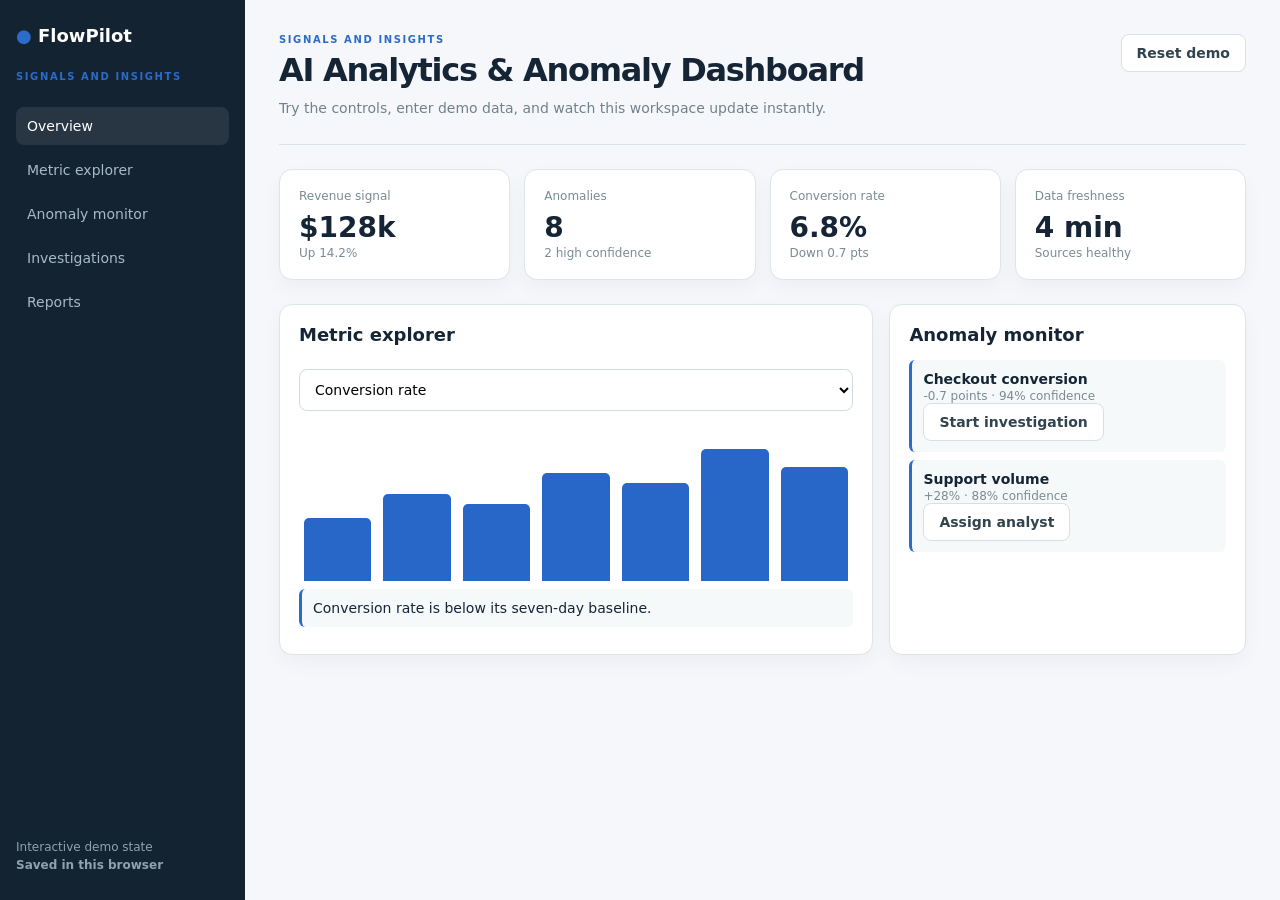
<file: site/index.html>
<!doctype html><html><head><meta charset="utf-8"><meta name="viewport" content="width=device-width,initial-scale=1"><title>AI Analytics &amp; Anomaly Dashboard</title><style>:root{--a:#2c6bc8}*{box-sizing:border-box}body{margin:0;background:#f5f7fb;color:#152536;font:14px system-ui,sans-serif}button,input,select,textarea{font:inherit}.app{display:flex;min-height:100vh}aside{width:245px;background:#142331;color:#d7e3ea;padding:25px 16px;display:flex;flex-direction:column;gap:25px}.logo{font-size:18px;font-weight:800;color:#fff}.logo b{color:var(--a)}nav{display:grid;gap:6px}nav button{background:transparent;border:0;color:#a8bac4;text-align:left;padding:11px;border-radius:8px;cursor:pointer}nav button.active,nav button:hover{background:#ffffff16;color:#fff}main{flex:1;padding:34px;max-width:1400px}header{display:flex;justify-content:space-between;gap:20px;align-items:flex-start;border-bottom:1px solid #dbe4e9;padding-bottom:24px}h1{font-size:32px;margin:6px 0 9px;letter-spacing:-.04em}h2{font-size:18px;margin:0 0 15px}p{color:#71818c;line-height:1.55;margin:0}.eyebrow{font-size:10px;letter-spacing:.16em;color:var(--a);font-weight:800}.btn{background:var(--a);color:#fff;border:0;border-radius:8px;padding:10px 15px;cursor:pointer;font-weight:700}.btn.secondary{background:#fff;color:#30434e;border:1px solid #d6e0e5}.grid{display:grid;grid-template-columns:repeat(4,1fr);gap:14px;margin:24px 0}.card{background:#fff;border:1px solid #dce5ea;border-radius:13px;padding:19px;box-shadow:0 8px 20px #1223330a}.metric{font-size:28px;font-weight:800;margin:8px 0 2px}.muted{font-size:12px;color:#7a8b94}.layout{display:grid;grid-template-columns:1.25fr .75fr;gap:16px}.stack{display:grid;gap:14px}.row{display:flex;gap:9px;align-items:center;flex-wrap:wrap}input,select,textarea{width:100%;padding:11px;border:1px solid #cfdbe1;border-radius:8px;background:#fff}label{font-size:12px;font-weight:700;color:#52636d;display:grid;gap:6px}form{display:grid;gap:12px}table{width:100%;border-collapse:collapse}th,td{padding:12px 8px;text-align:left;border-bottom:1px solid #edf1f3;white-space:nowrap}th{font-size:11px;text-transform:uppercase;color:#81919a}.tag{border-radius:99px;padding:4px 8px;background:#edf7f4;color:#23745e;font-size:11px;font-weight:700}.alert{padding:11px;border-left:3px solid var(--a);background:#f6f9fa;border-radius:6px;margin:8px 0}.toast{position:fixed;right:22px;bottom:20px;background:#142331;color:#fff;padding:12px 16px;border-radius:8px;display:none}.toast.show{display:block}.bar{height:9px;border-radius:10px;background:#e4ebef;overflow:hidden}.bar i{display:block;height:100%;background:var(--a)}@media(max-width:850px){aside{width:190px}main{padding:22px 16px}.grid{grid-template-columns:repeat(2,1fr)}.layout{grid-template-columns:1fr}}@media(max-width:560px){.app{display:block}aside{width:auto}nav{display:flex;overflow:auto}nav button{white-space:nowrap}header{display:block}.actions{margin-top:16px}.grid{grid-template-columns:1fr}}</style></head><body><div class="app"><aside><div class="logo"><b>●</b> FlowPilot</div><div class="eyebrow">SIGNALS AND INSIGHTS</div><nav><button class="active" onclick="activate(this)">Overview</button><button class="" onclick="activate(this)">Metric explorer</button><button class="" onclick="activate(this)">Anomaly monitor</button><button class="" onclick="activate(this)">Investigations</button><button class="" onclick="activate(this)">Reports</button></nav><p style="margin-top:auto;color:#8ea3ad;font-size:12px">Interactive demo state<br><strong>Saved in this browser</strong></p></aside><main><header><div><div class="eyebrow">SIGNALS AND INSIGHTS</div><h1>AI Analytics &amp; Anomaly Dashboard</h1><p>Try the controls, enter demo data, and watch this workspace update instantly.</p></div><div class="actions"><button class="btn secondary" onclick="resetDemo()">Reset demo</button></div></header><section class="grid"><div class="card"><div class="muted">Revenue signal</div><div class="metric">$128k</div><div class="muted">Up 14.2%</div></div><div class="card"><div class="muted">Anomalies</div><div id="anoms" class="metric">8</div><div class="muted">2 high confidence</div></div><div class="card"><div class="muted">Conversion rate</div><div class="metric">6.8%</div><div class="muted">Down 0.7 pts</div></div><div class="card"><div class="muted">Data freshness</div><div class="metric">4 min</div><div class="muted">Sources healthy</div></div></section><section class="layout"><div class="card"><div class="row" style="justify-content:space-between"><h2>Metric explorer</h2><select id="metric" onchange="metricChange()"><option>Conversion rate</option><option>Revenue</option><option>Support volume</option></select></div><div id="chart" style="height:170px;display:flex;align-items:end;gap:12px;padding:20px 5px 0"><i style="height:42%;flex:1;background:#2867c7;border-radius:5px 5px 0 0" title="42"></i><i style="height:58%;flex:1;background:#2867c7;border-radius:5px 5px 0 0" title="58"></i><i style="height:51%;flex:1;background:#2867c7;border-radius:5px 5px 0 0" title="51"></i><i style="height:72%;flex:1;background:#2867c7;border-radius:5px 5px 0 0" title="72"></i><i style="height:65%;flex:1;background:#2867c7;border-radius:5px 5px 0 0" title="65"></i><i style="height:88%;flex:1;background:#2867c7;border-radius:5px 5px 0 0" title="88"></i><i style="height:76%;flex:1;background:#2867c7;border-radius:5px 5px 0 0" title="76"></i></div><div id="metricState" class="alert">Conversion rate is below its seven-day baseline.</div></div><div class="card"><h2>Anomaly monitor</h2><div class="alert"><strong>Checkout conversion</strong><br><span class="muted">-0.7 points · 94% confidence</span><br><button class="btn secondary" onclick="investigate(this)">Start investigation</button></div><div class="alert"><strong>Support volume</strong><br><span class="muted">+28% · 88% confidence</span><br><button class="btn secondary" onclick="investigate(this)">Assign analyst</button></div></div></section></main></div><div id="toast" class="toast"></div><script>function activate(b){document.querySelectorAll('nav button').forEach(x=>x.classList.remove('active'));b.classList.add('active');toast('Opened '+b.textContent)}function toast(t){let x=document.getElementById('toast');x.textContent=t;x.classList.add('show');setTimeout(()=>x.classList.remove('show'),1800)}function resetDemo(){location.reload()}function metricChange(){let x=document.getElementById('metric').value;document.getElementById('metricState').textContent=x+' selected. Trend window updated to the last 30 days.';toast('Metric changed')}function investigate(b){b.textContent='Assigned';b.disabled=true;document.getElementById('anoms').textContent='7';toast('Investigation created')}</script></body></html>
</file>
